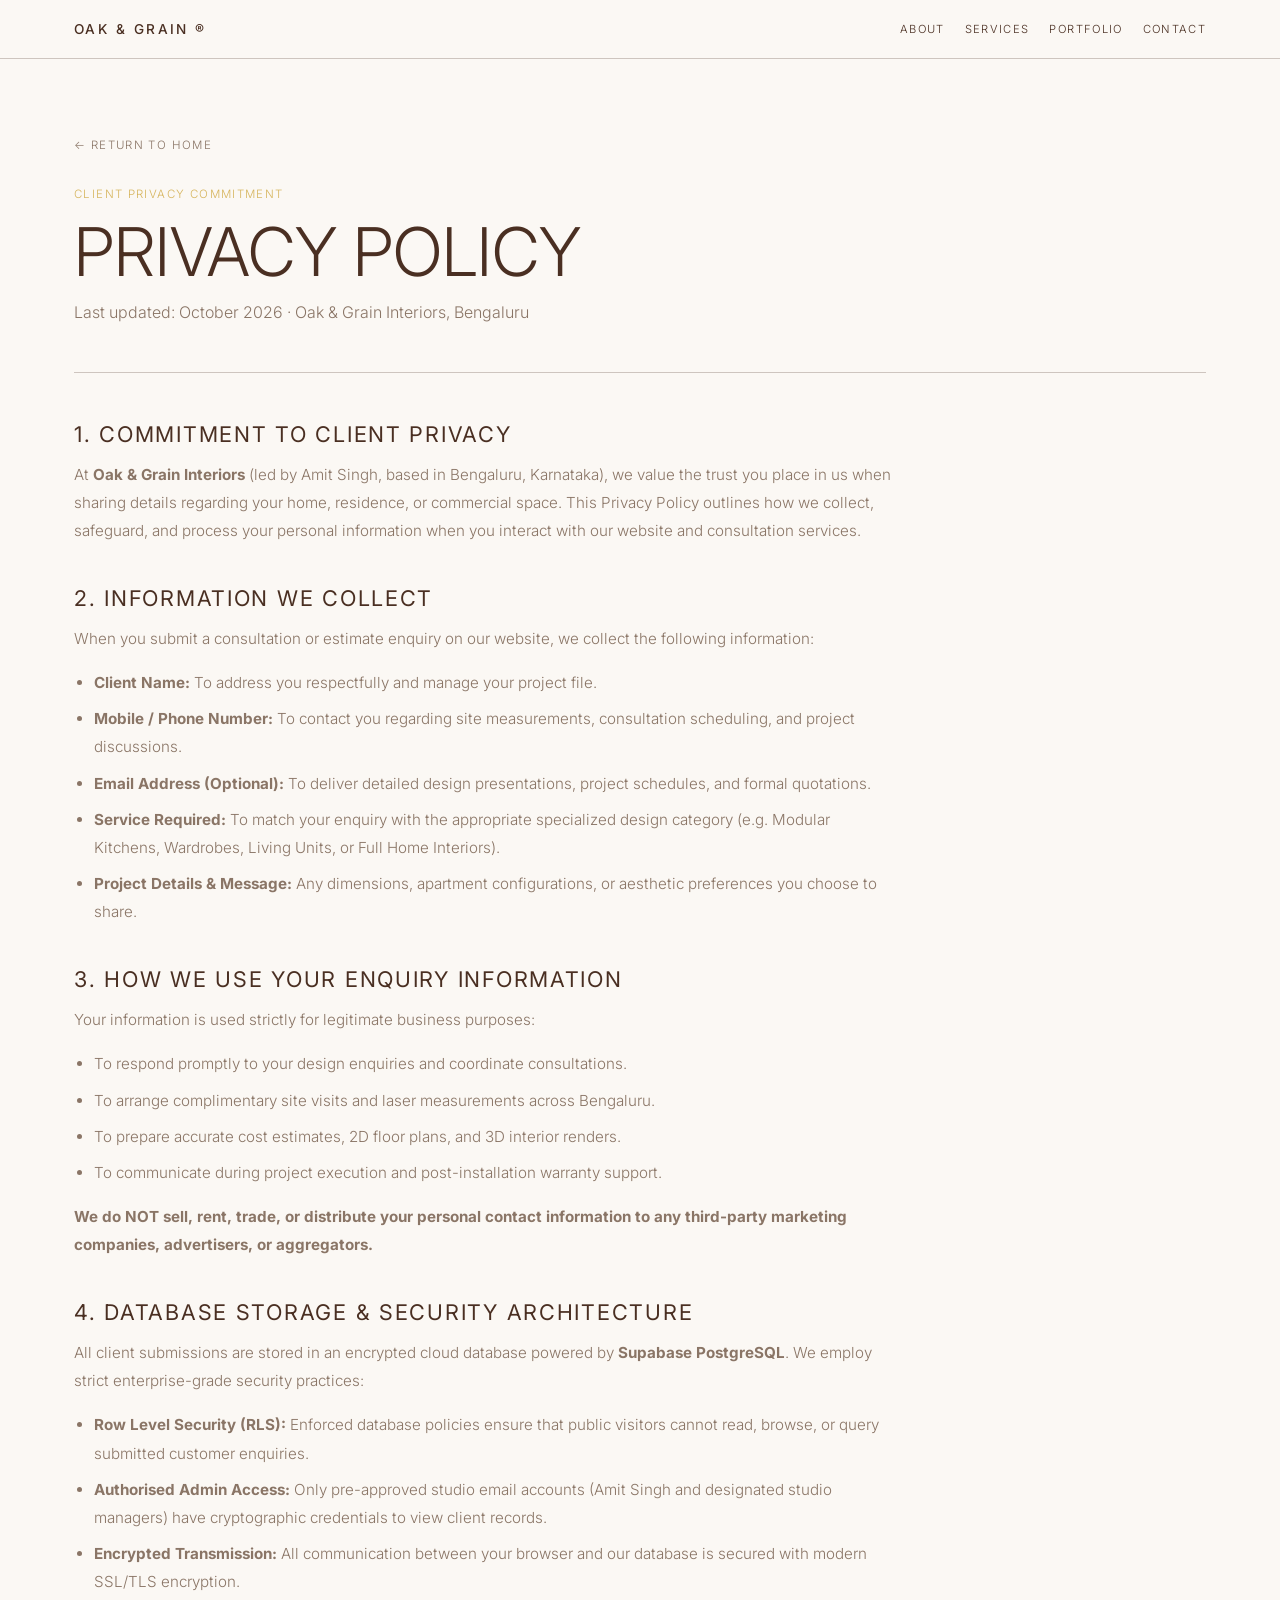
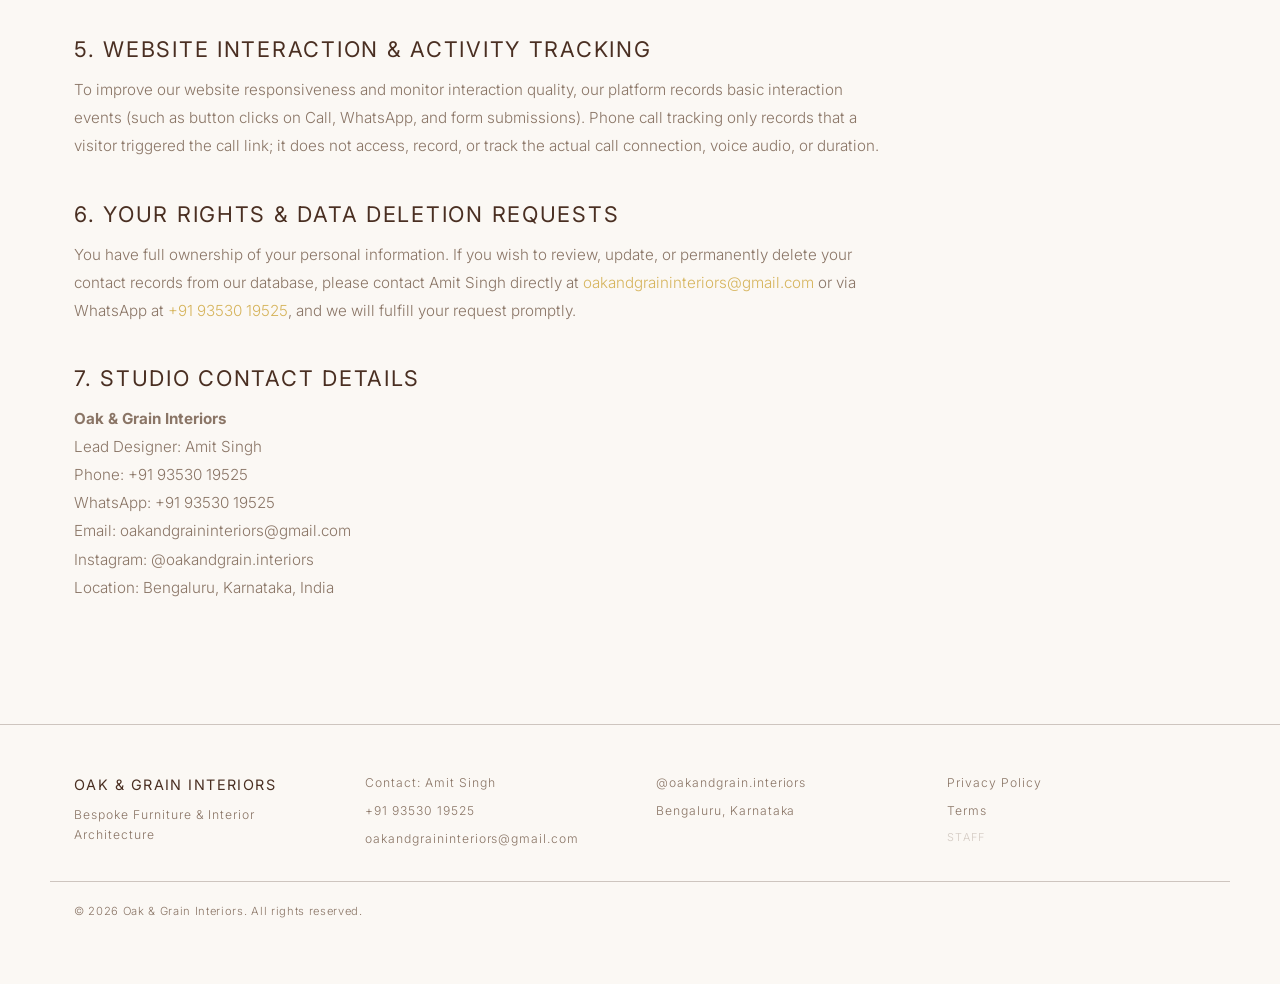
<file: privacy-policy.html>
<!DOCTYPE html>
<html lang="en">
<head>
<meta charset="utf-8">
<meta name="viewport" content="width=device-width, initial-scale=1, viewport-fit=cover">
<title>Privacy Policy – Oak &amp; Grain Interiors</title>
<meta name="description" content="Privacy Policy for Oak & Grain Interiors. Learn how we handle your interior design enquiries, personal information, and data security.">
<link rel="preconnect" href="https://fonts.googleapis.com">
<link rel="preconnect" href="https://fonts.gstatic.com" crossorigin>
<link href="https://fonts.googleapis.com/css2?family=Inter:wght@300;400;500&display=swap" rel="stylesheet">
<link rel="stylesheet" href="style.css">
<style>
.legal-page { padding: 130px 0 80px; }
.legal-header { margin-bottom: 50px; border-bottom: 1px solid var(--ln); padding-bottom: 30px; }
.legal-header h1 { font-size: clamp(2.4rem, 6vw, 4.2rem); text-transform: uppercase; font-weight: 300; line-height: 1.1; margin: 10px 0; }
.legal-meta { font-size: 0.72rem; letter-spacing: 0.12em; text-transform: uppercase; color: var(--gd); }
.legal-content { max-width: 820px; font-size: 0.95rem; line-height: 1.85; color: var(--tx); }
.legal-section { margin-bottom: 42px; }
.legal-section h2 { font-size: 1.35rem; text-transform: uppercase; letter-spacing: 0.08em; font-weight: 400; margin-bottom: 16px; color: var(--tx); }
.legal-section p { margin-bottom: 16px; color: var(--mu); }
.legal-section ul { padding-left: 20px; margin-bottom: 16px; color: var(--mu); }
.legal-section li { margin-bottom: 8px; }
.back-nav { display: inline-flex; align-items: center; gap: 8px; font-size: 0.72rem; letter-spacing: 0.12em; text-transform: uppercase; color: var(--mu); margin-bottom: 24px; transition: color .2s; }
.back-nav:hover { color: var(--gd); }
</style>
</head>
<body>

<header style="position:fixed;top:0;left:0;right:0;background:var(--bg);border-bottom:1px solid var(--ln);z-index:40;padding:18px 0">
  <div class="wrap" style="display:flex;justify-content:space-between;align-items:center">
    <a href="index.html" style="font-weight:500;font-size:0.85rem;letter-spacing:0.18em;text-transform:uppercase">OAK &amp; GRAIN ®</a>
    <div style="display:flex;gap:20px;font-size:0.7rem;letter-spacing:0.12em;text-transform:uppercase">
      <a href="index.html#about">About</a>
      <a href="index.html#services">Services</a>
      <a href="index.html#work">Portfolio</a>
      <a href="index.html#contact">Contact</a>
    </div>
  </div>
</header>

<main class="legal-page">
  <div class="wrap">
    <a href="index.html" class="back-nav">← Return to Home</a>
    
    <div class="legal-header">
      <span class="legal-meta">Client Privacy Commitment</span>
      <h1>Privacy Policy</h1>
      <p style="color:var(--mu);margin-top:8px">Last updated: October 2026 · Oak &amp; Grain Interiors, Bengaluru</p>
    </div>

    <div class="legal-content">
      <section class="legal-section">
        <h2>1. Commitment to Client Privacy</h2>
        <p>At <b>Oak &amp; Grain Interiors</b> (led by Amit Singh, based in Bengaluru, Karnataka), we value the trust you place in us when sharing details regarding your home, residence, or commercial space. This Privacy Policy outlines how we collect, safeguard, and process your personal information when you interact with our website and consultation services.</p>
      </section>

      <section class="legal-section">
        <h2>2. Information We Collect</h2>
        <p>When you submit a consultation or estimate enquiry on our website, we collect the following information:</p>
        <ul>
          <li><b>Client Name:</b> To address you respectfully and manage your project file.</li>
          <li><b>Mobile / Phone Number:</b> To contact you regarding site measurements, consultation scheduling, and project discussions.</li>
          <li><b>Email Address (Optional):</b> To deliver detailed design presentations, project schedules, and formal quotations.</li>
          <li><b>Service Required:</b> To match your enquiry with the appropriate specialized design category (e.g. Modular Kitchens, Wardrobes, Living Units, or Full Home Interiors).</li>
          <li><b>Project Details &amp; Message:</b> Any dimensions, apartment configurations, or aesthetic preferences you choose to share.</li>
        </ul>
      </section>

      <section class="legal-section">
        <h2>3. How We Use Your Enquiry Information</h2>
        <p>Your information is used strictly for legitimate business purposes:</p>
        <ul>
          <li>To respond promptly to your design enquiries and coordinate consultations.</li>
          <li>To arrange complimentary site visits and laser measurements across Bengaluru.</li>
          <li>To prepare accurate cost estimates, 2D floor plans, and 3D interior renders.</li>
          <li>To communicate during project execution and post-installation warranty support.</li>
        </ul>
        <p><b>We do NOT sell, rent, trade, or distribute your personal contact information to any third-party marketing companies, advertisers, or aggregators.</b></p>
      </section>

      <section class="legal-section">
        <h2>4. Database Storage &amp; Security Architecture</h2>
        <p>All client submissions are stored in an encrypted cloud database powered by <b>Supabase PostgreSQL</b>. We employ strict enterprise-grade security practices:</p>
        <ul>
          <li><b>Row Level Security (RLS):</b> Enforced database policies ensure that public visitors cannot read, browse, or query submitted customer enquiries.</li>
          <li><b>Authorised Admin Access:</b> Only pre-approved studio email accounts (Amit Singh and designated studio managers) have cryptographic credentials to view client records.</li>
          <li><b>Encrypted Transmission:</b> All communication between your browser and our database is secured with modern SSL/TLS encryption.</li>
        </ul>
      </section>

      <section class="legal-section">
        <h2>5. Website Interaction &amp; Activity Tracking</h2>
        <p>To improve our website responsiveness and monitor interaction quality, our platform records basic interaction events (such as button clicks on Call, WhatsApp, and form submissions). Phone call tracking only records that a visitor triggered the call link; it does not access, record, or track the actual call connection, voice audio, or duration.</p>
      </section>

      <section class="legal-section">
        <h2>6. Your Rights &amp; Data Deletion Requests</h2>
        <p>You have full ownership of your personal information. If you wish to review, update, or permanently delete your contact records from our database, please contact Amit Singh directly at <a href="mailto:oakandgraininteriors@gmail.com" style="color:var(--gd)">oakandgraininteriors@gmail.com</a> or via WhatsApp at <a href="https://wa.me/919353019525" style="color:var(--gd)">+91 93530 19525</a>, and we will fulfill your request promptly.</p>
      </section>

      <section class="legal-section">
        <h2>7. Studio Contact Details</h2>
        <p><b>Oak &amp; Grain Interiors</b><br>
        Lead Designer: Amit Singh<br>
        Phone: +91 93530 19525<br>
        WhatsApp: +91 93530 19525<br>
        Email: oakandgraininteriors@gmail.com<br>
        Instagram: @oakandgrain.interiors<br>
        Location: Bengaluru, Karnataka, India</p>
      </section>
    </div>
  </div>
</main>

<footer>
  <div class="wrap">
    <div class="f-col">
      <b>Oak &amp; Grain Interiors</b>
      <span>Bespoke Furniture &amp; Interior Architecture</span>
    </div>
    <div class="f-col">
      <span>Contact: Amit Singh</span>
      <a href="tel:+919353019525">+91 93530 19525</a>
      <a href="mailto:oakandgraininteriors@gmail.com">oakandgraininteriors@gmail.com</a>
    </div>
    <div class="f-col">
      <a href="https://instagram.com/oakandgrain.interiors" target="_blank" rel="noopener">@oakandgrain.interiors</a>
      <span>Bengaluru, Karnataka</span>
    </div>
    <div class="f-col f-links">
      <a href="privacy-policy.html">Privacy Policy</a>
      <a href="terms.html">Terms</a>
      <a href="admin.html" class="admin-discreet" title="Studio Admin Access">Staff</a>
    </div>
  </div>
  <div class="wrap f-sub">
    <span>© 2026 Oak &amp; Grain Interiors. All rights reserved.</span>
  </div>
</footer>

</body>
</html>
</file>
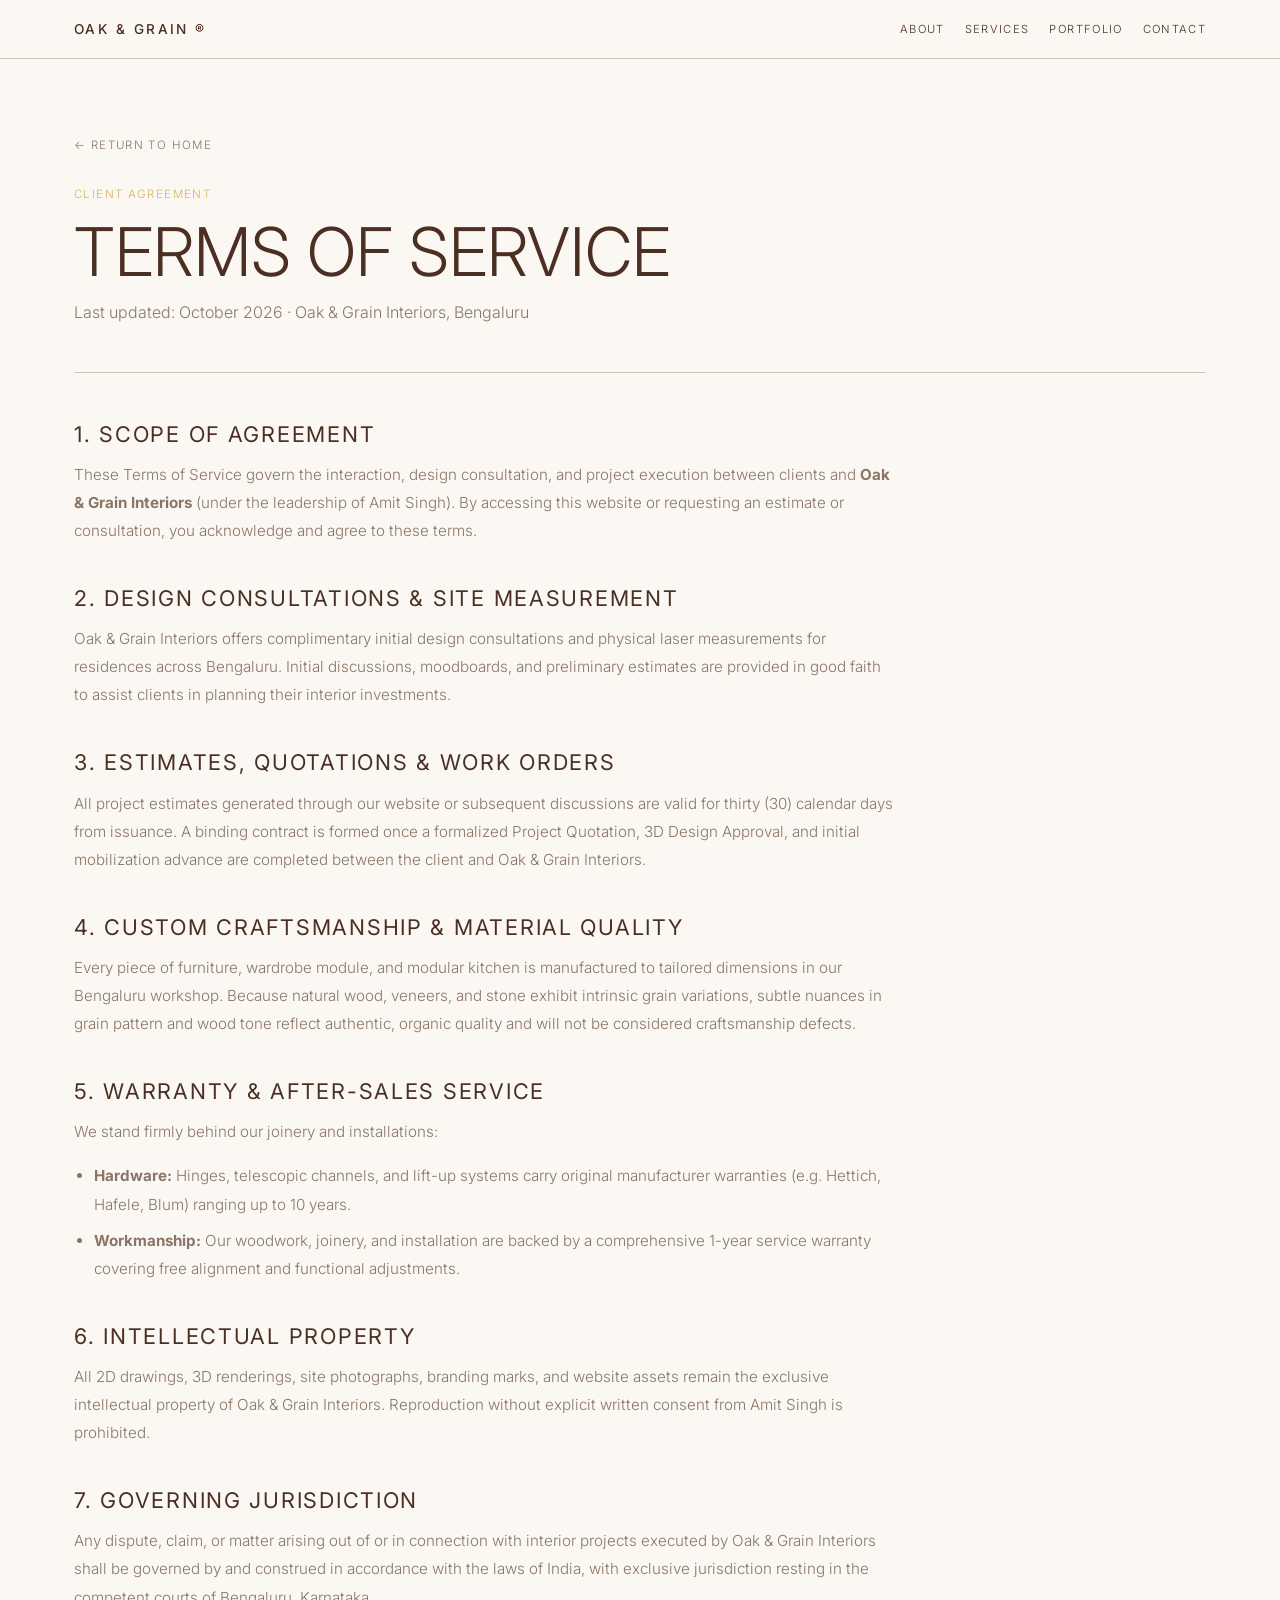
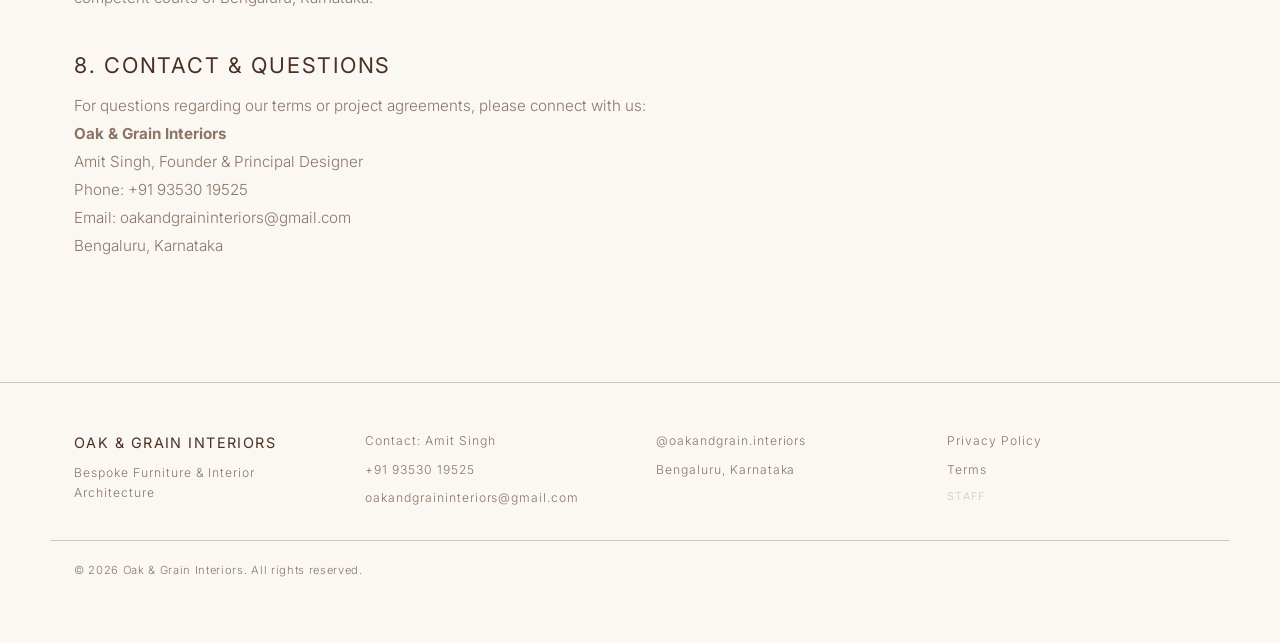
<file: terms.html>
<!DOCTYPE html>
<html lang="en">
<head>
<meta charset="utf-8">
<meta name="viewport" content="width=device-width, initial-scale=1, viewport-fit=cover">
<title>Terms of Service – Oak &amp; Grain Interiors</title>
<meta name="description" content="Terms of Service for Oak & Grain Interiors. Project guidelines, consultation terms, custom woodwork warranty, and execution terms.">
<link rel="preconnect" href="https://fonts.googleapis.com">
<link rel="preconnect" href="https://fonts.gstatic.com" crossorigin>
<link href="https://fonts.googleapis.com/css2?family=Inter:wght@300;400;500&display=swap" rel="stylesheet">
<link rel="stylesheet" href="style.css">
<style>
.legal-page { padding: 130px 0 80px; }
.legal-header { margin-bottom: 50px; border-bottom: 1px solid var(--ln); padding-bottom: 30px; }
.legal-header h1 { font-size: clamp(2.4rem, 6vw, 4.2rem); text-transform: uppercase; font-weight: 300; line-height: 1.1; margin: 10px 0; }
.legal-meta { font-size: 0.72rem; letter-spacing: 0.12em; text-transform: uppercase; color: var(--gd); }
.legal-content { max-width: 820px; font-size: 0.95rem; line-height: 1.85; color: var(--tx); }
.legal-section { margin-bottom: 42px; }
.legal-section h2 { font-size: 1.35rem; text-transform: uppercase; letter-spacing: 0.08em; font-weight: 400; margin-bottom: 16px; color: var(--tx); }
.legal-section p { margin-bottom: 16px; color: var(--mu); }
.legal-section ul { padding-left: 20px; margin-bottom: 16px; color: var(--mu); }
.legal-section li { margin-bottom: 8px; }
.back-nav { display: inline-flex; align-items: center; gap: 8px; font-size: 0.72rem; letter-spacing: 0.12em; text-transform: uppercase; color: var(--mu); margin-bottom: 24px; transition: color .2s; }
.back-nav:hover { color: var(--gd); }
</style>
</head>
<body>

<header style="position:fixed;top:0;left:0;right:0;background:var(--bg);border-bottom:1px solid var(--ln);z-index:40;padding:18px 0">
  <div class="wrap" style="display:flex;justify-content:space-between;align-items:center">
    <a href="index.html" style="font-weight:500;font-size:0.85rem;letter-spacing:0.18em;text-transform:uppercase">OAK &amp; GRAIN ®</a>
    <div style="display:flex;gap:20px;font-size:0.7rem;letter-spacing:0.12em;text-transform:uppercase">
      <a href="index.html#about">About</a>
      <a href="index.html#services">Services</a>
      <a href="index.html#work">Portfolio</a>
      <a href="index.html#contact">Contact</a>
    </div>
  </div>
</header>

<main class="legal-page">
  <div class="wrap">
    <a href="index.html" class="back-nav">← Return to Home</a>
    
    <div class="legal-header">
      <span class="legal-meta">Client Agreement</span>
      <h1>Terms of Service</h1>
      <p style="color:var(--mu);margin-top:8px">Last updated: October 2026 · Oak &amp; Grain Interiors, Bengaluru</p>
    </div>

    <div class="legal-content">
      <section class="legal-section">
        <h2>1. Scope of Agreement</h2>
        <p>These Terms of Service govern the interaction, design consultation, and project execution between clients and <b>Oak &amp; Grain Interiors</b> (under the leadership of Amit Singh). By accessing this website or requesting an estimate or consultation, you acknowledge and agree to these terms.</p>
      </section>

      <section class="legal-section">
        <h2>2. Design Consultations &amp; Site Measurement</h2>
        <p>Oak &amp; Grain Interiors offers complimentary initial design consultations and physical laser measurements for residences across Bengaluru. Initial discussions, moodboards, and preliminary estimates are provided in good faith to assist clients in planning their interior investments.</p>
      </section>

      <section class="legal-section">
        <h2>3. Estimates, Quotations &amp; Work Orders</h2>
        <p>All project estimates generated through our website or subsequent discussions are valid for thirty (30) calendar days from issuance. A binding contract is formed once a formalized Project Quotation, 3D Design Approval, and initial mobilization advance are completed between the client and Oak &amp; Grain Interiors.</p>
      </section>

      <section class="legal-section">
        <h2>4. Custom Craftsmanship &amp; Material Quality</h2>
        <p>Every piece of furniture, wardrobe module, and modular kitchen is manufactured to tailored dimensions in our Bengaluru workshop. Because natural wood, veneers, and stone exhibit intrinsic grain variations, subtle nuances in grain pattern and wood tone reflect authentic, organic quality and will not be considered craftsmanship defects.</p>
      </section>

      <section class="legal-section">
        <h2>5. Warranty &amp; After-Sales Service</h2>
        <p>We stand firmly behind our joinery and installations:</p>
        <ul>
          <li><b>Hardware:</b> Hinges, telescopic channels, and lift-up systems carry original manufacturer warranties (e.g. Hettich, Hafele, Blum) ranging up to 10 years.</li>
          <li><b>Workmanship:</b> Our woodwork, joinery, and installation are backed by a comprehensive 1-year service warranty covering free alignment and functional adjustments.</li>
        </ul>
      </section>

      <section class="legal-section">
        <h2>6. Intellectual Property</h2>
        <p>All 2D drawings, 3D renderings, site photographs, branding marks, and website assets remain the exclusive intellectual property of Oak &amp; Grain Interiors. Reproduction without explicit written consent from Amit Singh is prohibited.</p>
      </section>

      <section class="legal-section">
        <h2>7. Governing Jurisdiction</h2>
        <p>Any dispute, claim, or matter arising out of or in connection with interior projects executed by Oak &amp; Grain Interiors shall be governed by and construed in accordance with the laws of India, with exclusive jurisdiction resting in the competent courts of Bengaluru, Karnataka.</p>
      </section>

      <section class="legal-section">
        <h2>8. Contact &amp; Questions</h2>
        <p>For questions regarding our terms or project agreements, please connect with us:<br>
        <b>Oak &amp; Grain Interiors</b><br>
        Amit Singh, Founder &amp; Principal Designer<br>
        Phone: +91 93530 19525<br>
        Email: oakandgraininteriors@gmail.com<br>
        Bengaluru, Karnataka</p>
      </section>
    </div>
  </div>
</main>

<footer>
  <div class="wrap">
    <div class="f-col">
      <b>Oak &amp; Grain Interiors</b>
      <span>Bespoke Furniture &amp; Interior Architecture</span>
    </div>
    <div class="f-col">
      <span>Contact: Amit Singh</span>
      <a href="tel:+919353019525">+91 93530 19525</a>
      <a href="mailto:oakandgraininteriors@gmail.com">oakandgraininteriors@gmail.com</a>
    </div>
    <div class="f-col">
      <a href="https://instagram.com/oakandgrain.interiors" target="_blank" rel="noopener">@oakandgrain.interiors</a>
      <span>Bengaluru, Karnataka</span>
    </div>
    <div class="f-col f-links">
      <a href="privacy-policy.html">Privacy Policy</a>
      <a href="terms.html">Terms</a>
      <a href="admin.html" class="admin-discreet" title="Studio Admin Access">Staff</a>
    </div>
  </div>
  <div class="wrap f-sub">
    <span>© 2026 Oak &amp; Grain Interiors. All rights reserved.</span>
  </div>
</footer>

</body>
</html>
</file>
<file: style.css>
:root{--bg:#fbf8f4;--tx:#4a2f22;--mu:#8a7566;--ln:rgba(74,47,34,.25);--gd:#d6b45c;--sf:#f1ebe3;
box-sizing:border-box;padding-top:env(safe-area-inset-top,0px);padding-bottom:env(safe-area-inset-bottom,0px)}
@media (prefers-color-scheme:dark){:root:not([data-theme="light"]){--bg:#16110e;--tx:#efe4d6;--mu:#a89a89;--ln:rgba(239,228,214,.25);--sf:#211a15}}
:root[data-theme="dark"]{--bg:#16110e;--tx:#efe4d6;--mu:#a89a89;--ln:rgba(239,228,214,.25);--sf:#211a15}
html{scroll-behavior:smooth;scroll-padding-top:env(safe-area-inset-top,0px)}
*{box-sizing:border-box}
body{margin:0;background:var(--bg);color:var(--tx);font:300 16px/1.65 'Inter',system-ui,sans-serif;overflow-x:hidden;transition:background .5s,color .5s}
a{color:inherit;text-decoration:none}h1,h2,h3{font-weight:300;margin:0}
.wrap{max-width:1180px;margin:auto;padding:0 24px}
.lab{font-size:.68rem;letter-spacing:.14em;text-transform:uppercase;color:var(--mu)}
.gb{display:inline-block;background:var(--gd);color:#3a2a1a;font-size:.68rem;letter-spacing:.12em;text-transform:uppercase;padding:15px 28px;font-weight:500;border:0;cursor:pointer;transition:.3s;text-align:center}
.gb:hover{transform:translateY(-3px);box-shadow:0 10px 22px rgba(0,0,0,.2)}
#pre{position:fixed;inset:0;background:var(--bg);z-index:50;display:flex;flex-direction:column;align-items:center;justify-content:center;gap:16px;transition:transform 1.1s cubic-bezier(.7,0,.2,1)}
#pre.done{transform:translateY(-100%)}
#pre b{font-size:1.8rem;font-weight:300;letter-spacing:.3em;text-align:center}
#pre .bar{width:min(240px,60vw);height:2px;background:var(--ln)}#pf{display:block;height:100%;width:0;background:var(--gd)}
#pn{font-size:3.4rem;font-weight:300;line-height:1}
.g1{--gr:linear-gradient(135deg,#c4a07e,#6b4528);background:var(--gr)}.g2{--gr:linear-gradient(135deg,#b9b49a,#5c6638);background:var(--gr)}
.g3{--gr:linear-gradient(135deg,#e0cdb1,#a98159);background:var(--gr)}.g4{--gr:linear-gradient(135deg,#9d8c7c,#3d332a);background:var(--gr)}
.hv{opacity:0;transform:translateY(46px);transition:1.3s cubic-bezier(.2,.8,.2,1) var(--d,0s)}.ready .hv{opacity:1;transform:none}
.hero{min-height:100svh;position:relative;color:#fff;display:flex;flex-direction:column;justify-content:flex-end;padding:0 0 60px;background:linear-gradient(rgba(40,25,15,.3),rgba(40,25,15,.55)),var(--hero,none),radial-gradient(ellipse at 75% 30%,#e3cdb3,#9a7b62 50%,#4b362a);overflow:hidden}
.top{position:absolute;top:calc(22px + env(safe-area-inset-top,0px));left:0;right:0;font-size:.68rem;letter-spacing:.12em;text-transform:uppercase}
.top .wrap{display:flex;justify-content:space-between;align-items:center;gap:20px}.top .l{display:flex;gap:28px}
.top-tel{letter-spacing:.08em;transition:color .2s;white-space:nowrap}
.top-tel:hover{color:var(--gd)}
.hero h1{font-size:clamp(3.4rem,13vw,11.5rem);line-height:.88;letter-spacing:-.03em}
.hero p{max-width:420px;margin:22px 0 26px;text-transform:uppercase;letter-spacing:.1em;font-size:.82rem;line-height:1.6}
.hero .side{position:absolute;right:24px;top:30%;text-align:right;font-size:.68rem;letter-spacing:.14em;text-transform:uppercase;line-height:2;opacity:.85}
.sec{padding:110px 0}
h2{font-size:clamp(2.6rem,7vw,5.2rem);line-height:1.02;text-transform:uppercase;margin-bottom:56px}
.rv span{display:block}.rv i{display:block;font-style:normal}.rv .b{padding-left:clamp(20px,9vw,120px);font-weight:400}
.fd{opacity:0;transform:translateY(34px);transition:1s cubic-bezier(.2,.8,.2,1)}.fd.in{opacity:1;transform:none}
.ab{display:grid;grid-template-columns:1fr 1fr;gap:56px;align-items:center}
.ph{height:340px}.frame{position:relative}
.frame::before{content:'';position:absolute;inset:-16px 16px 16px -16px;border:1px solid var(--ln)}
.frame .ph{position:relative}.frame .num{position:absolute;top:-44px;right:0;font-size:1.8rem;color:var(--ln)}
.st{display:flex;gap:22px;align-items:baseline;border-top:1px solid var(--ln);padding:18px 0}
.st b{font-size:3.2rem;font-weight:300;min-width:130px}.st span{text-transform:uppercase;letter-spacing:.08em;font-size:.8rem}
.svc{display:grid;grid-template-columns:1fr 1fr;gap:64px;align-items:center;margin-bottom:100px}
.svc:nth-child(even) .tx{order:2}.svc h3{font-size:1.9rem;text-transform:uppercase;margin:10px 0 12px}.svc p{color:var(--mu);max-width:380px}
.slide{flex:0 0 min(340px,82%);scroll-snap-align:start;cursor:pointer;border:1px solid var(--ln);background:transparent;padding:0;text-align:left;font:inherit;color:inherit;overflow:hidden;
transition:transform .6s cubic-bezier(.2,.8,.2,1),opacity .6s,box-shadow .4s}
.track{display:flex;gap:22px;overflow-x:auto;scroll-snap-type:x mandatory;scrollbar-width:none;padding:6px 2px 22px}.track::-webkit-scrollbar{display:none}
.slide .img{height:260px;transition:transform .8s cubic-bezier(.2,.8,.2,1)}.slide:hover .img{transform:scale(1.1)}
.slide .im{overflow:hidden}.slide .t{padding:18px}.slide h3{font-size:1.15rem;text-transform:uppercase;margin-bottom:10px}
.meta{display:flex;gap:30px;font-size:.78rem;text-transform:uppercase;letter-spacing:.06em}.meta small{display:block;color:var(--mu);font-size:.6rem;letter-spacing:.12em}
.slide.dim{transform:scale(.93);opacity:.5}.slide.dim:hover{opacity:1}.slide.act:hover{transform:translateY(-8px);box-shadow:0 18px 36px rgba(0,0,0,.2)}
.track:not(.go) .slide{opacity:0}.track.go .slide{animation:rise .9s cubic-bezier(.2,.8,.2,1) calc(var(--i)*.12s) backwards}
@keyframes rise{from{opacity:0;transform:translateX(100px) scale(.9)}to{opacity:1;transform:none}}
.pbar{height:2px;background:var(--ln)}.pbar i{display:block;height:100%;width:0;background:var(--gd)}
.arr{display:flex;gap:10px;justify-content:flex-end;margin:-30px 0 18px}
.arr button{width:46px;height:46px;border:1px solid var(--ln);background:transparent;color:var(--tx);font-size:1.1rem;cursor:pointer;transition:.3s}.arr button:hover{background:var(--gd);color:#3a2a1a}
.modal{position:fixed;inset:0;background:rgba(20,14,8,.75);display:flex;align-items:center;justify-content:center;padding:20px;z-index:30;opacity:0;pointer-events:none;transition:.35s}
.modal.open{opacity:1;pointer-events:auto}
.mbox{background:var(--bg);max-width:640px;width:100%;max-height:90vh;overflow-y:auto;position:relative;transform:scale(.92) translateY(24px);transition:.4s}.modal.open .mbox{transform:none}
.mimg{height:320px}.mb{padding:26px}.mb h3{font-size:1.8rem;text-transform:uppercase;margin-bottom:8px}.mb p{color:var(--mu);margin:0 0 18px}
.mx{position:absolute;top:12px;right:12px;width:40px;height:40px;border:0;background:rgba(0,0,0,.55);color:#fff;font-size:1.2rem;cursor:pointer}
.cta{background:linear-gradient(rgba(30,20,12,.78),rgba(30,20,12,.92)),linear-gradient(135deg,#6d5240,#3d2c20);color:#fff;padding:110px 0 100px}
.cta h2{margin-bottom:30px}
.cta .rv .b{padding-left:0}
footer{padding:48px 0 32px;color:var(--mu);font-size:.76rem;letter-spacing:.08em;border-top:1px solid var(--ln)}
footer .wrap{display:grid;grid-template-columns:repeat(auto-fit,minmax(200px,1fr));gap:32px;margin-bottom:32px}
.f-col{display:flex;flex-direction:column;gap:8px}
.f-col b{color:var(--tx);font-weight:400;font-size:.9rem;letter-spacing:.1em;text-transform:uppercase}
.f-col a{transition:color .2s}
.f-col a:hover{color:var(--gd)}
.f-links a{display:inline-block;margin-right:12px}
.f-sub{display:flex;justify-content:space-between;align-items:center;padding-top:20px;border-top:1px solid var(--ln);font-size:.7rem;letter-spacing:.06em}
.admin-discreet{opacity:.35;font-size:.68rem;letter-spacing:.12em;text-transform:uppercase;transition:opacity .3s}
.admin-discreet:hover{opacity:1;color:var(--gd)}
.tg{position:fixed;left:18px;bottom:calc(18px + env(safe-area-inset-bottom,0px));width:48px;height:48px;border-radius:50%;border:1px solid var(--ln);background:var(--bg);font-size:1.2rem;cursor:pointer;z-index:20;transition:transform .5s}
.tg:hover{transform:rotate(25deg) scale(1.08)}.tg:active{transform:rotate(180deg)}
.wa{position:fixed;right:18px;bottom:calc(18px + env(safe-area-inset-bottom,0px));background:#25D366;color:#fff;padding:13px 20px;border-radius:999px;font-size:.85rem;font-weight:500;box-shadow:0 6px 18px rgba(0,0,0,.25);z-index:20;display:flex;align-items:center;gap:6px;transition:transform .3s,box-shadow .3s}
.wa:hover{transform:translateY(-3px);box-shadow:0 10px 24px rgba(37,211,102,.4);color:#fff}
@media(max-width:760px){.ab,.svc{grid-template-columns:1fr;gap:40px}.svc:nth-child(even) .tx{order:0}.top .l,.hero .side{display:none}.sec{padding:80px 0}.st b{font-size:2.4rem;min-width:100px}}
.pj{display:grid;grid-template-columns:1fr 1.5fr;gap:30px;align-items:end;margin-bottom:120px}.pj:nth-child(even){grid-template-columns:1.5fr 1fr}.pj:nth-child(even) .pjt{order:2}
.pjt{position:relative;padding-top:50px}.pjt h3{font-size:1.7rem;text-transform:uppercase;margin-bottom:12px}.pjt p{color:var(--mu);max-width:340px}
.pnum{position:absolute;top:0;right:0;font-size:2rem;color:var(--ln)}
.pjg{display:grid;grid-template-columns:1.2fr 1fr;grid-template-rows:190px 190px;gap:4px}
.pi{border:0;padding:0;cursor:pointer;transition:filter .4s}.pi:hover{filter:brightness(1.12) saturate(1.1)}.pi.big{grid-row:span 2}
.sec,.cta{overflow:hidden}.slx{will-change:transform}
@media(max-width:760px){.pj,.pj:nth-child(even){grid-template-columns:1fr}.pj:nth-child(even) .pjt{order:0}.pjg{grid-template-rows:150px 150px}}
.tabs{display:flex;flex-wrap:wrap;gap:8px;margin-bottom:30px}
.tabs button{border:1px solid var(--ln);background:transparent;color:var(--tx);padding:10px 18px;font:inherit;font-size:.68rem;letter-spacing:.12em;text-transform:uppercase;cursor:pointer;transition:.3s}
.tabs button.on,.tabs button:hover{background:var(--gd);color:#3a2a1a;border-color:var(--gd)}
.gal{column-count:3;column-gap:6px}
.gi{display:block;width:100%;margin:0 0 6px;padding:0;border:0;background:var(--sf);cursor:pointer;overflow:hidden;break-inside:avoid;animation:gin .6s both}
.gi img{width:100%;display:block;transition:transform .8s cubic-bezier(.2,.8,.2,1)}.gi:hover img{transform:scale(1.06)}
.gi[hidden]{display:none}.gmsg{color:var(--mu);border:1px dashed var(--ln);padding:30px}
@keyframes gin{from{opacity:0;transform:translateY(20px)}}
@media(max-width:760px){.gal{column-count:2}}

/* ============================================================================
   CONTACT & ENQUIRY SECTION STYLES
   Maintains the original warm luxury aesthetic & exact typography.
   ============================================================================ */
.contact-grid{display:grid;grid-template-columns:1fr 1.2fr;gap:64px;margin-top:48px;align-items:start}
.contact-info{display:flex;flex-direction:column;gap:28px}
.ci-lead{font-size:1.05rem;line-height:1.7;color:rgba(255,255,255,.9);font-weight:300}
.ci-card{border:1px solid rgba(255,255,255,.2);padding:24px;background:rgba(0,0,0,.2);backdrop-filter:blur(8px)}
.ci-person-title{font-size:.68rem;letter-spacing:.14em;text-transform:uppercase;color:var(--gd);margin-bottom:6px}
.ci-person-name{font-size:1.4rem;font-weight:400;margin-bottom:4px;color:#fff}
.ci-person-role{font-size:.82rem;color:rgba(255,255,255,.75);margin-bottom:20px}
.ci-actions{display:flex;flex-direction:column;gap:12px}
.c-btn{display:flex;align-items:center;gap:14px;padding:14px 18px;border:1px solid rgba(255,255,255,.25);background:rgba(255,255,255,.05);color:#fff;font-size:.82rem;letter-spacing:.06em;text-transform:uppercase;font-weight:400;transition:.3s}
.c-btn:hover{background:var(--gd);color:#3a2a1a;border-color:var(--gd);transform:translateX(6px)}
.c-btn-icon{font-size:1.1rem;line-height:1}
.c-btn-text{overflow:hidden;text-overflow:ellipsis;white-space:nowrap}
.ci-badges{display:flex;flex-wrap:wrap;gap:16px;margin-top:12px;font-size:.74rem;letter-spacing:.08em;text-transform:uppercase;color:rgba(255,255,255,.7)}
.ci-badge{display:flex;align-items:center;gap:6px}
.ci-badge::before{content:'';display:inline-block;width:6px;height:6px;background:var(--gd);border-radius:50%}

/* Enquiry Form Styling */
.enquiry-panel{background:var(--bg);color:var(--tx);padding:40px;border:1px solid var(--ln);box-shadow:0 24px 50px rgba(0,0,0,.25);position:relative}
.form-head{margin-bottom:28px}
.form-head h3{font-size:1.6rem;text-transform:uppercase;margin-bottom:8px;font-weight:400}
.form-head p{color:var(--mu);font-size:.88rem;margin:0}
.form-row{display:grid;grid-template-columns:1fr 1fr;gap:20px;margin-bottom:20px}
.form-group{display:flex;flex-direction:column;gap:8px;margin-bottom:20px}
.form-group.full{grid-column:span 2}
.form-label{font-size:.7rem;letter-spacing:.12em;text-transform:uppercase;color:var(--mu);font-weight:500;display:flex;justify-content:space-between}
.form-label .req{color:var(--gd)}
.form-label .opt{color:var(--mu);font-size:.65rem;text-transform:none}
.form-input,.form-select,.form-textarea{width:100%;background:var(--sf);border:1px solid var(--ln);color:var(--tx);font:inherit;font-size:.9rem;padding:14px 16px;transition:border-color .3s,background .3s;outline:none;border-radius:0;-webkit-appearance:none;appearance:none}
.form-input:focus,.form-select:focus,.form-textarea:focus{border-color:var(--gd);background:var(--bg)}
.form-select{cursor:pointer;background-image:url("data:image/svg+xml,%3Csvg xmlns='http://www.w3.org/2000/svg' width='12' height='8' viewBox='0 0 12 8'%3E%3Cpath fill='%238a7566' d='M1.41 0L6 4.58L10.59 0L12 1.41l-6 6-6-6z'/%3E%3C/svg%3E");background-repeat:no-repeat;background-position:right 16px center}
.form-textarea{resize:vertical;min-height:95px}
.field-error{color:#d34545;font-size:.72rem;margin-top:4px;display:none}
.form-group.has-error .field-error{display:block}
.form-group.has-error .form-input,.form-group.has-error .form-select,.form-group.has-error .form-textarea{border-color:#d34545}
.form-alert{padding:14px 18px;margin-bottom:20px;font-size:.82rem;display:none;line-height:1.5}
.form-alert.error{background:rgba(211,69,69,.12);border:1px solid #d34545;color:#d34545;display:block}
.form-alert.warning{background:rgba(214,180,92,.15);border:1px solid var(--gd);color:var(--tx);display:block}
.submit-btn{width:100%;padding:18px;font-size:.76rem;letter-spacing:.16em;display:flex;justify-content:center;align-items:center;gap:10px}
.submit-btn:disabled{opacity:.6;cursor:not-allowed;transform:none}
.form-footer-note{font-size:.7rem;color:var(--mu);text-align:center;margin-top:14px;line-height:1.5}

/* Submission Confirmation Card */
.form-success-card{display:none;text-align:center;padding:30px 10px}
.form-success-card.active{display:block}
.fsc-icon{width:64px;height:64px;border:2px solid var(--gd);border-radius:50%;display:flex;align-items:center;justify-content:center;margin:0 auto 20px;font-size:1.8rem;color:var(--gd);animation:gin .5s ease}
.fsc-title{font-size:1.6rem;text-transform:uppercase;margin-bottom:10px;font-weight:400}
.fsc-body{color:var(--mu);font-size:.9rem;line-height:1.7;max-width:440px;margin:0 auto 24px}
.fsc-meta{background:var(--sf);border:1px solid var(--ln);padding:14px 20px;display:inline-block;font-size:.78rem;letter-spacing:.1em;text-transform:uppercase;margin-bottom:24px}
.fsc-actions{display:flex;flex-direction:column;gap:12px;max-width:320px;margin:0 auto}

@media(max-width:900px){
  .contact-grid{grid-template-columns:1fr;gap:48px}
  .form-row{grid-template-columns:1fr}
  .form-group.full{grid-column:span 1}
  .enquiry-panel{padding:28px 20px}
}
</file>
